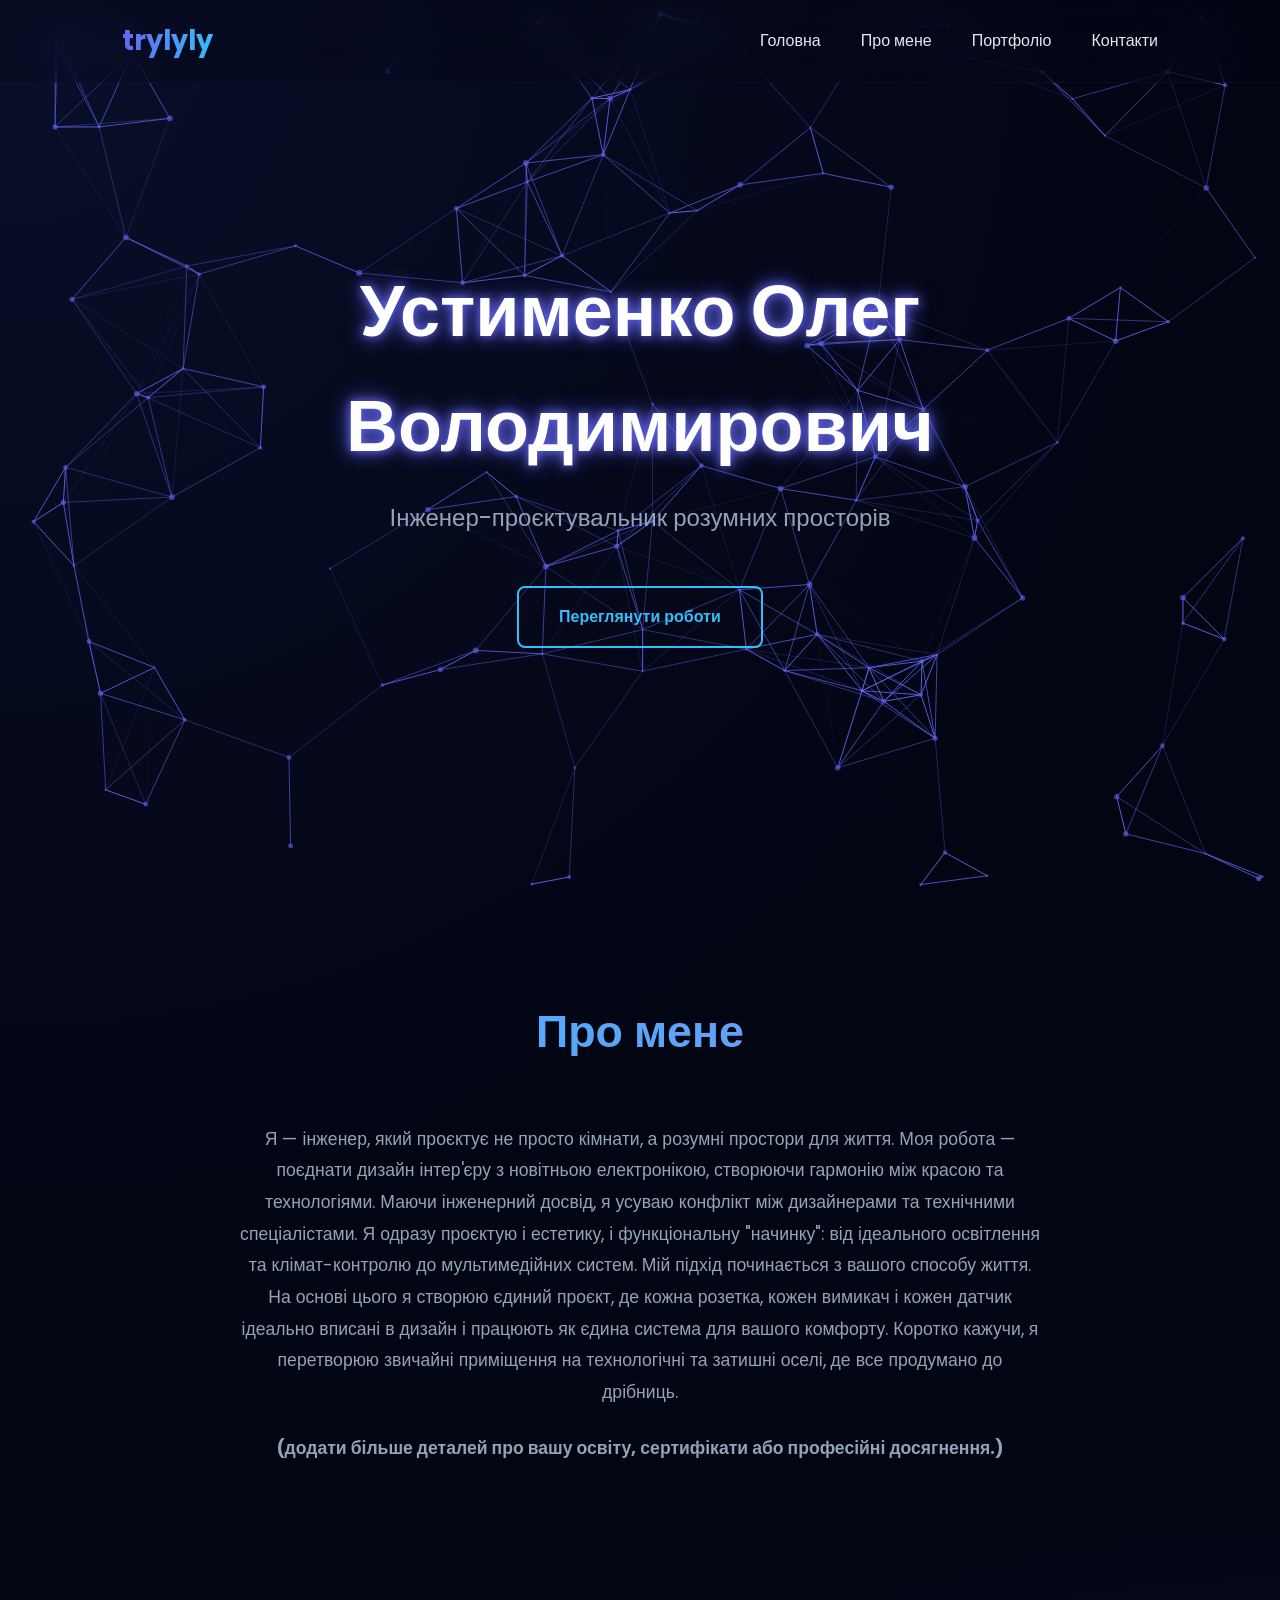
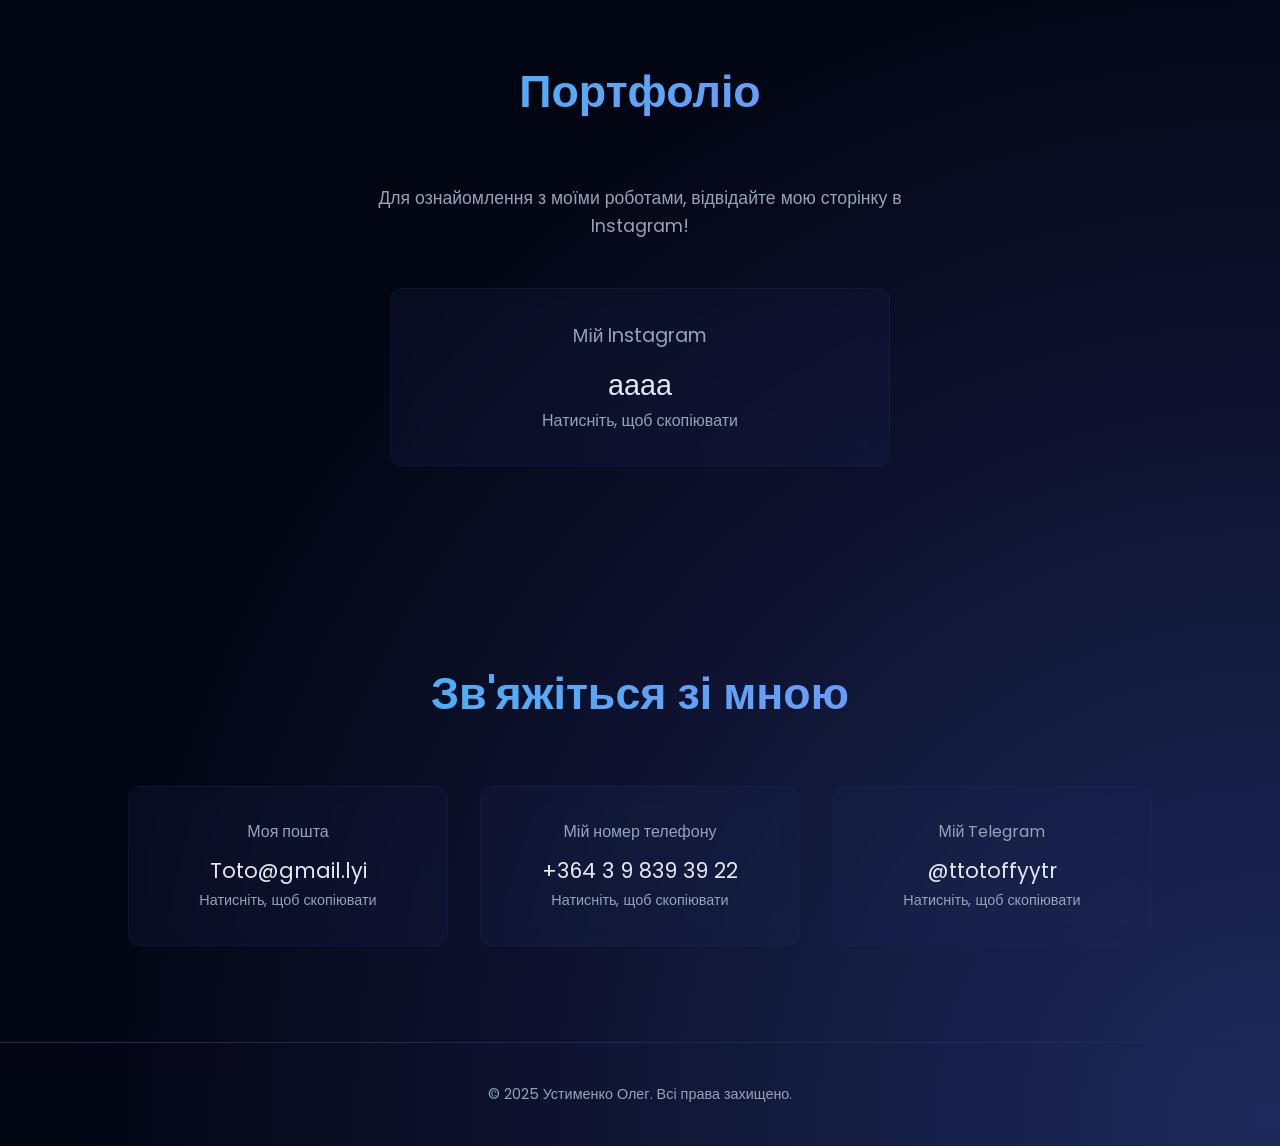
<file: index.html>
<!DOCTYPE html>
<html lang="uk">
<head>
    <meta charset="UTF-8">
    <meta name="viewport" content="width=device-width, initial-scale=1.0">
    <title>Устименко Олег Володимирович | Інженер розумних просторів</title>
    <link rel="stylesheet" href="css/style.css">
</head>
<body>
    <div class="cursor-dot"></div>
    <div class="cursor-outline"></div>

    <header class="header">
        <div class="container">
            <nav class="main-nav">
                <a href="#home" class="logo">trylyly</a>
                <ul>
                    <li><a href="#home" class="nav-link">Головна</a></li> 
                    <li><a href="#about" class="nav-link">Про мене</a></li>
                    <li><a href="#portfolio" class="nav-link">Портфоліо</a></li>
                    <li><a href="#contact" class="nav-link">Контакти</a></li>
                </ul>
            </nav>
        </div>
    </header>
    <main>
        <section id="home" class="hero section">
            <canvas id="particle-canvas"></canvas>
            <div class="container">
                <div class="hero-content">
                    <h1 class="animate-hero">Устименко Олег Володимирович</h1>
                    <p class="animate-hero">Інженер-проєктувальник розумних просторів</p>
                    <div class="magnetic-wrapper animate-hero">
                        <a href="#portfolio" class="btn">Переглянути роботи</a>
                    </div>
                </div>
            </div>
        </section>
        <section id="about" class="about section">
            <div class="container">
                <h2 class="section-title">Про мене</h2>
                <div class="about-content">
                    <div class="about-text">
                        <p>Я — інженер, який проєктує не просто кімнати, а розумні простори для життя. Моя робота — поєднати дизайн інтер'єру з новітньою електронікою, створюючи гармонію між красою та технологіями. Маючи інженерний досвід, я усуваю конфлікт між дизайнерами та технічними спеціалістами. Я одразу проєктую і естетику, і функціональну "начинку": від ідеального освітлення та клімат-контролю до мультимедійних систем. Мій підхід починається з вашого способу життя. На основі цього я створюю єдиний проєкт, де кожна розетка, кожен вимикач і кожен датчик ідеально вписані в дизайн і працюють як єдина система для вашого комфорту. Коротко кажучи, я перетворюю звичайні приміщення на технологічні та затишні оселі, де все продумано до дрібниць.</p>
                        <p><strong>(додати більше деталей про вашу освіту, сертифікати або професійні досягнення.)</strong></p>
                    </div>
                </div>
            </div>
        </section>
        <section id="portfolio" class="portfolio section">
            <div class="container">
                <h2 class="section-title">Портфоліо</h2>
                <p class="portfolio-intro">Для ознайомлення з моїми роботами, відвідайте мою сторінку в Instagram!</p>
                <div class="contact-details">
                    <div class="contact-card">
                        <div class="copy-container">
                            <p class="contact-label">Мій Instagram</p>
                            <p class="copy-text" data-text-to-copy="аааа">аааа</p>
                            <span class="copy-tooltip">Натисніть, щоб скопіювати</span>
                        </div>
                    </div>
                </div>
            </div>
        </section>
        <section id="contact" class="contact section">
            <div class="container">
                <h2 class="section-title">Зв'яжіться зі мною</h2>
                <div class="contact-details">
                    <div class="contact-card">
                        <div class="copy-container">
                            <p class="contact-label">Моя пошта</p>
                            <span class="copy-text" data-text-to-copy="Toto@gmail.lyi">Toto@gmail.lyi</span>
                            <span class="copy-tooltip">Натисніть, щоб скопіювати</span>
                        </div>
                    </div>
                    <div class="contact-card">
                        <div class="copy-container">
                            <p class="contact-label">Мій номер телефону</p>
                            <span class="copy-text" data-text-to-copy="+364398393922">+364 3 9 839 39 22</span>
                            <span class="copy-tooltip">Натисніть, щоб скопіювати</span>
                        </div>
                    </div>
                    <div class="contact-card">
                         <div class="copy-container">
                             <p class="contact-label">Мій Telegram</p>
                             <span class="copy-text" data-text-to-copy="@ttotoffyytr">@ttotoffyytr</span>
                             <span class="copy-tooltip">Натисніть, щоб скопіювати</span>
                         </div>
                    </div>
                </div>
            </div>
        </section>
    </main>
    <footer class="footer">
        <div class="container">
            <p>&copy; 2025 Устименко Олег. Всі права захищено.</p>
        </div>
    </footer>
    <script src="js/script.js"></script>
</body>
</html>
</file>
<file: css/style.css>
@import url('https://fonts.googleapis.com/css2?family=Poppins:wght@300;400;600;700&display=swap');

:root {
    --bg-color: #020512;
    --primary-color: #0A0F2A;
    --secondary-color: #1E295B;
    --accent-color-1: #38BDF8; /* Light Blue */
    --accent-color-2: #6366F1; /* Indigo (less purple) */
    --accent-color-3: #818CF8; /* Lighter Indigo for gradients */
    --text-color: #E2E8F0;
    --text-color-secondary: #94A3B8;
}

*, *::before, *::after {
    box-sizing: border-box;
    margin: 0;
    padding: 0;
}

html {
    scroll-behavior: smooth;
}

body {
    font-family: 'Poppins', -apple-system, BlinkMacSystemFont, 'Segoe UI', Roboto, Helvetica, Arial, sans-serif;
    line-height: 1.6;
    background-color: var(--bg-color);
    color: var(--text-color);
    overflow-x: hidden;
    cursor: none;
    background-image: radial-gradient(circle at 1% 1%, var(--primary-color) 0%, transparent 40%),
                      radial-gradient(circle at 99% 99%, var(--secondary-color) 0%, transparent 40%);
}

.container {
    max-width: 1100px;
    margin: 0 auto;
    padding: 0 2rem;
    position: relative;
    z-index: 2;
}

/* --- Custom Cursor --- */
.cursor-dot, .cursor-outline {
    pointer-events: none;
    position: fixed;
    border-radius: 50%;
    z-index: 9999;
    opacity: 0;
    transition: opacity 0.3s ease-in-out, transform 0.2s ease-in-out;
}
.cursor-dot {
    width: 8px;
    height: 8px;
    background-color: var(--accent-color-1);
    transform: translate(-50%, -50%);
}
.cursor-outline {
    width: 40px;
    height: 40px;
    border: 2px solid var(--accent-color-1);
    transform: translate(-50%, -50%);
}
body:hover .cursor-dot, body:hover .cursor-outline { opacity: 1; }
.cursor-outline.hover {
    transform: translate(-50%, -50%) scale(1.5);
    border-color: var(--accent-color-2);
}

/* --- Header --- */
.header {
    position: fixed;
    width: 100%;
    top: 0;
    left: 0;
    z-index: 1000;
    background: rgba(2, 5, 18, 0.25); /* <-- ЗМІНЕНО ТУТ */
    backdrop-filter: blur(20px);      /* <-- І ТУТ */
    -webkit-backdrop-filter: blur(20px); /* <-- І ТУТ */
    padding: 1.2rem 0;
    transition: all 0.4s ease;
    border-bottom: 1px solid rgba(30, 41, 91, 0.2);
}
.header.scrolled {
    background: rgba(2, 5, 18, 0.6); /* <-- ТРОХИ ЗМІНЕНО ТУТ */
    box-shadow: 0 4px 20px rgba(0,0,0, 0.5);
    border-bottom: 1px solid var(--secondary-color);
}
.main-nav { display: flex; justify-content: space-between; align-items: center; }
.logo {
    font-size: 1.7rem;
    font-weight: bold;
    text-decoration: none;
    background: linear-gradient(90deg, var(--accent-color-2), var(--accent-color-1));
    -webkit-background-clip: text; background-clip: text;
    -webkit-text-fill-color: transparent;
    transition: filter 0.3s ease;
}
.logo:hover { filter: drop-shadow(0 0 5px var(--accent-color-1)); }
.main-nav ul { display: flex; list-style: none; }
.main-nav ul li { margin-left: 2.5rem; }
.main-nav a.nav-link {
    text-decoration: none;
    color: var(--text-color);
    position: relative;
    padding: 0.2rem 0;
    transition: color 0.3s ease;
}
.main-nav a.nav-link:hover { color: #fff; }
.main-nav a.nav-link::before {
    content: '';
    position: absolute;
    bottom: -8px;
    left: 0;
    right: 0;
    height: 2px;
    background: radial-gradient(circle at center, var(--accent-color-1), transparent 80%);
    transform: scaleX(0);
    transition: transform 0.4s cubic-bezier(0.175, 0.885, 0.32, 1.275);
}
.main-nav a.nav-link:hover::before { transform: scaleX(1); }

/* --- Hero Section --- */
.hero { min-height: 100vh; display: flex; align-items: center; justify-content: center; text-align: center; position: relative; overflow: hidden; }
#particle-canvas { position: absolute; top: 0; left: 0; width: 100%; height: 100%; z-index: 1; }
.hero-content h1 {
    font-size: 4.5rem;
    font-weight: 700;
    margin-bottom: 1rem;
    color: #fff;
    text-shadow: 0 0 10px var(--accent-color-2), 0 0 20px var(--accent-color-2);
}
.hero-content p {
    font-size: 1.5rem;
    margin-bottom: 3rem;
    color: var(--text-color-secondary);
}
.magnetic-wrapper {
    display: inline-block;
    position: relative;
}
.btn {
    display: inline-block;
    padding: 1rem 2.5rem;
    background: transparent;
    color: var(--accent-color-1);
    text-decoration: none;
    border: 2px solid var(--accent-color-1);
    border-radius: 8px;
    font-weight: 600;
    transition: all 0.3s ease;
    will-change: transform;
}
.btn:hover {
    color: white;
    box-shadow: 0 0 20px 0 var(--accent-color-1), 0 0 15px 0 var(--accent-color-2);
    background: linear-gradient(45deg, rgba(56, 189, 248, 0.1), rgba(99, 102, 241, 0.1));
}

/* --- Sections General --- */
.section { padding: 6rem 0; opacity: 0; transform: translateY(50px); transition: opacity 1s ease, transform 1s ease; }
.section.visible { opacity: 1; transform: translateY(0); }
.section-title {
    font-size: 2.8rem;
    text-align: center;
    margin-bottom: 3.5rem;
    font-weight: 600;
    background: linear-gradient(90deg, var(--accent-color-1), var(--accent-color-3));
    -webkit-background-clip: text; background-clip: text;
    -webkit-text-fill-color: transparent;
}

/* --- About Section --- */
.about-text { max-width: 800px; margin: 0 auto; text-align: center; font-size: 1.1rem; line-height: 1.8; color: var(--text-color-secondary); }
.about-text p:first-child { margin-bottom: 1.5rem; }

/* --- Portfolio Section --- */
.portfolio-intro { text-align: center; font-size: 1.1rem; color: var(--text-color-secondary); max-width: 600px; margin: 0 auto 3rem auto; }

/* --- Contact & Portfolio Card Sections --- */
.contact-details {
    display: flex;
    justify-content: center;
    flex-wrap: wrap;
    gap: 2rem;
    margin-top: 2rem;
    perspective: 1000px;
}
.contact-card {
    padding: 2rem;
    border-radius: 12px;
    background: rgba(30, 41, 91, 0.2);
    border: 1px solid rgba(30, 41, 91, 0.3);
    backdrop-filter: blur(10px);
    -webkit-backdrop-filter: blur(10px);
    transition: transform 0.4s ease, box-shadow 0.4s ease;
    transform-style: preserve-3d;
    width: 320px; 
    max-width: 100%;
}
#portfolio .contact-card {
    width: 500px; 
}
.contact-card:hover { box-shadow: 0 10px 30px rgba(0,0,0,0.3); }
.copy-container { text-align: center; }
.contact-label { font-size: 1rem; color: var(--text-color-secondary); margin-bottom: 0.6rem; }
.copy-text { cursor: none; color: var(--text-color); transition: color 0.3s ease, transform 0.3s ease; font-size: 1.3rem; word-break: break-all; }
.copy-text:hover { color: var(--accent-color-1); transform: translateY(-2px); }
.copy-tooltip {
    font-size: 0.9rem;
    color: var(--text-color-secondary);
    margin-top: 0.7rem;
    transition: color 0.3s ease;
    white-space: nowrap;
}

#portfolio .contact-label {
    font-size: 1.2rem;
}
#portfolio .copy-text {
    font-size: 1.8rem;
}
#portfolio .copy-tooltip {
    font-size: 1rem;
}


/* --- Footer --- */
.footer { text-align: center; padding: 2.5rem 0; border-top: 1px solid var(--secondary-color); font-size: 0.9rem; color: var(--text-color-secondary); }

/* --- Animations --- */
.animate-hero {
    opacity: 0;
    animation: fadeIn 1s ease-out forwards;
}
.animate-hero:nth-child(2) { animation-delay: 0.3s; }
.animate-hero:nth-child(3) { animation-delay: 0.6s; }
@keyframes fadeIn {
    to {
        opacity: 1;
        transform: translateY(0);
    }
}

/* --- Media Queries --- */
@media (max-width: 768px) {
    body { cursor: auto; }
    .cursor-dot, .cursor-outline { display: none; }
    .main-nav { flex-direction: column; }
    .main-nav ul { margin-top: 1rem; padding-left: 0; }
    .main-nav ul li { margin: 0 0.7rem; }
    .hero-content h1 { font-size: 3rem; }
    .contact-card, #portfolio .card {
        width: 80%;
    }
}
</file>
